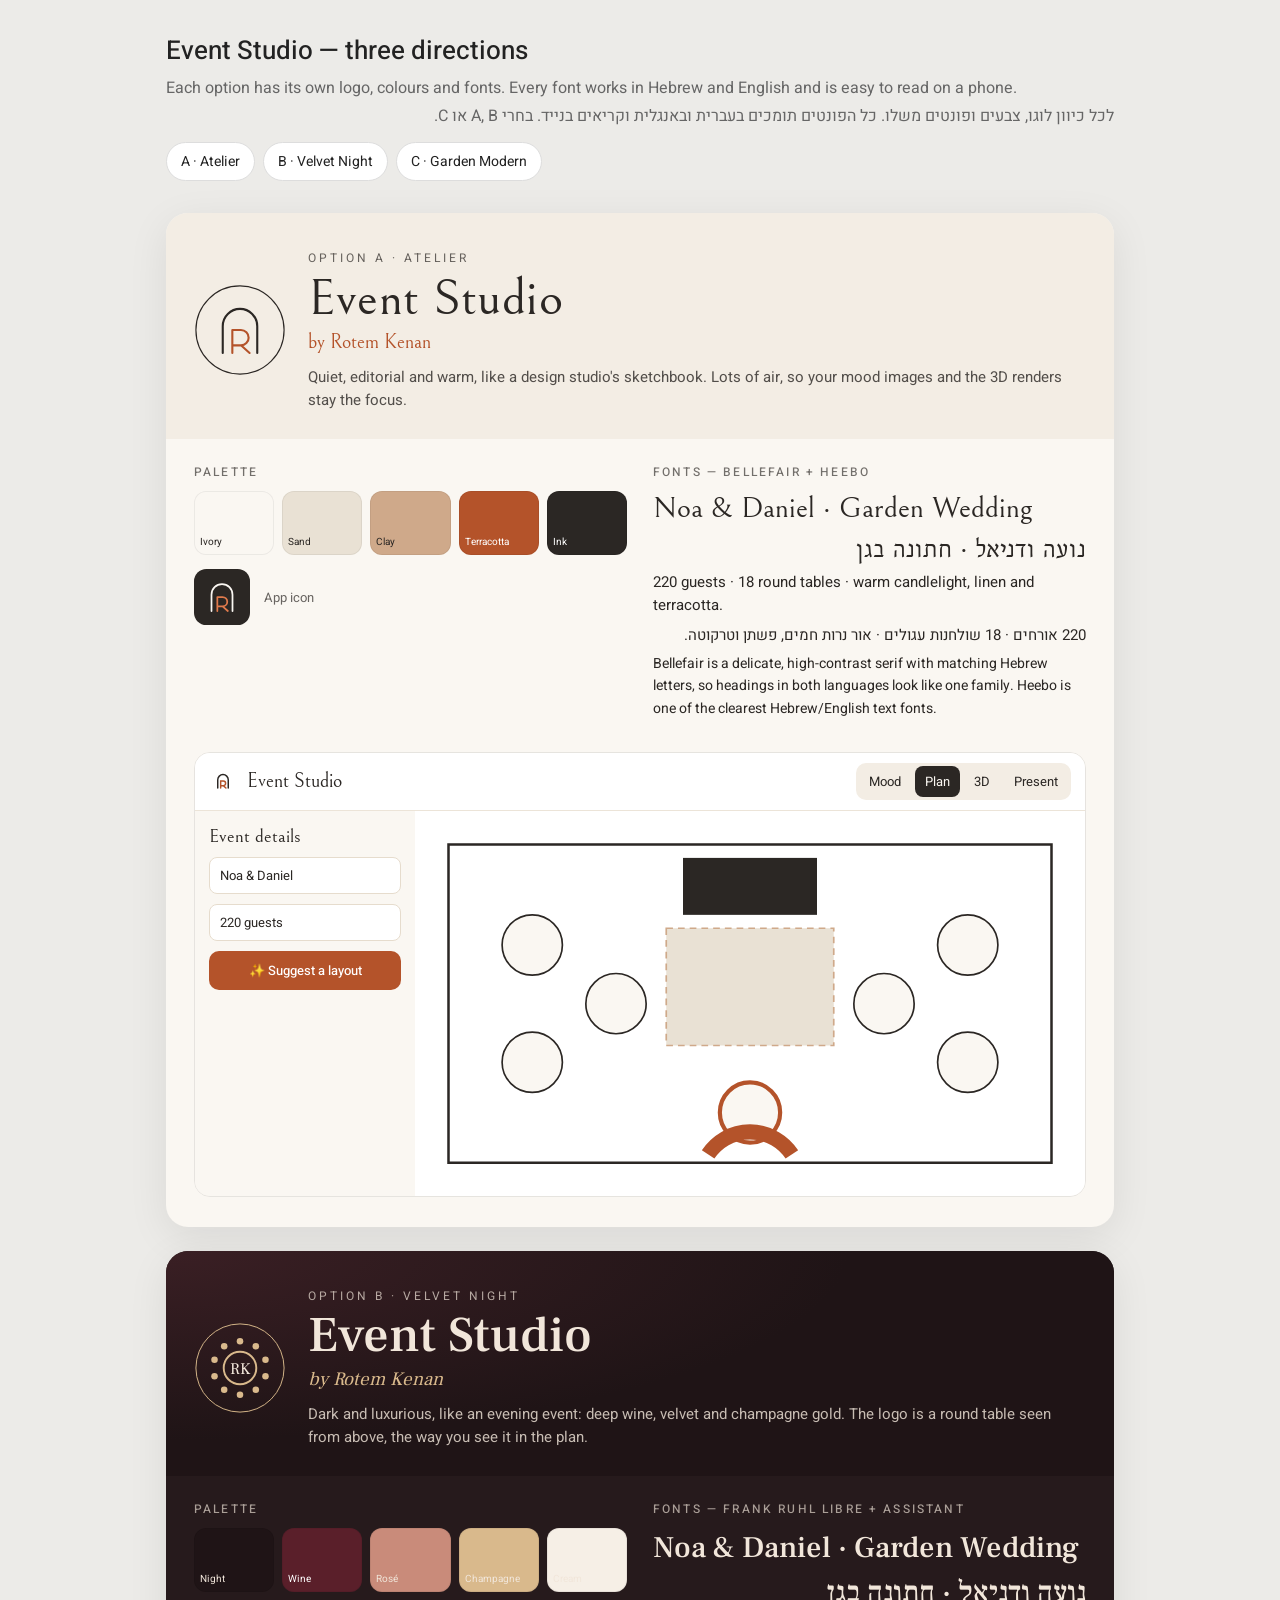
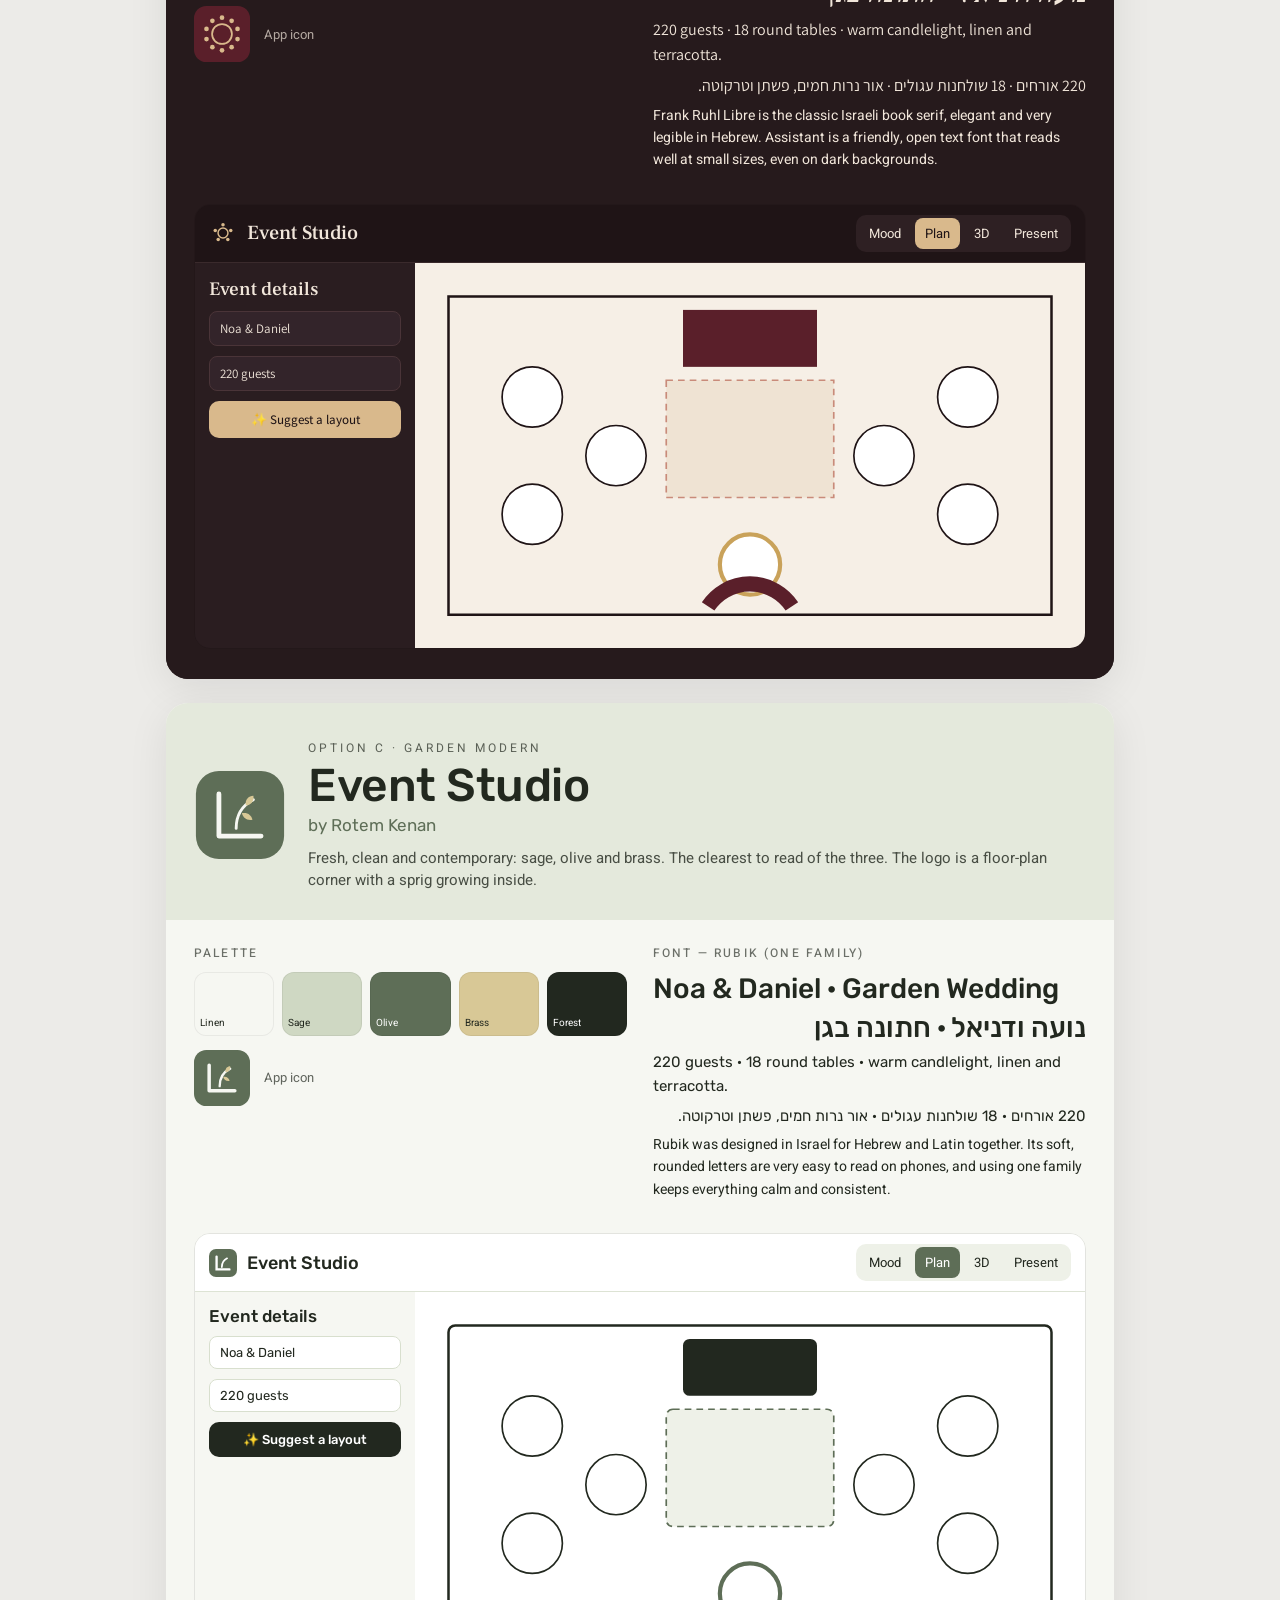
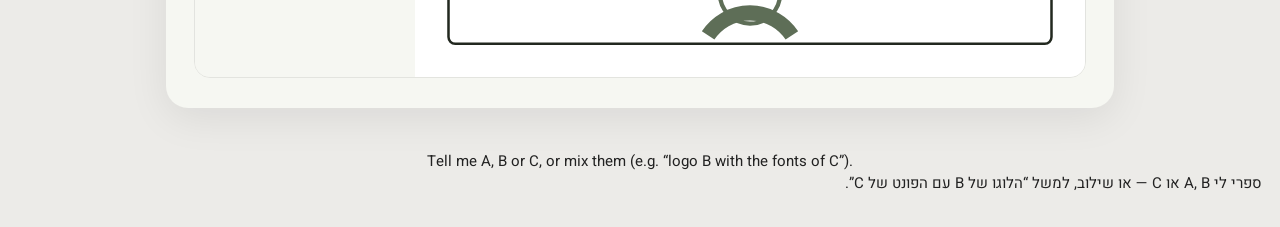
<file: design-options.html>
<!doctype html>
<html lang="en">
<head>
<meta charset="utf-8" />
<meta name="viewport" content="width=device-width, initial-scale=1" />
<title>Event Studio · Design options</title>
<link rel="preconnect" href="https://fonts.googleapis.com" />
<link href="https://fonts.googleapis.com/css2?family=Bellefair&family=Heebo:wght@300;400;500;700&family=Frank+Ruhl+Libre:wght@400;500;700&family=Assistant:wght@400;600;700&family=Rubik:wght@300;400;500;600&display=swap" rel="stylesheet" />
<style>
  * { box-sizing: border-box; }
  body { margin: 0; font-family: Heebo, system-ui, sans-serif; background: #ecebe8; color: #222; }
  .intro { max-width: 980px; margin: 0 auto; padding: 32px 16px 8px; }
  .intro h1 { font-weight: 500; font-size: 26px; margin: 0 0 6px; }
  .intro p { color: #666; margin: 0 0 4px; line-height: 1.5; }
  .jump { display: flex; gap: 8px; flex-wrap: wrap; margin-top: 14px; }
  .jump a { text-decoration: none; padding: 8px 14px; border-radius: 999px; background: #fff; color: #222; border: 1px solid #ddd; font-size: 14px; }
  .opt { max-width: 980px; margin: 24px auto; padding: 0 16px; }
  .card { border-radius: 22px; overflow: hidden; box-shadow: 0 10px 40px rgba(0,0,0,.08); }
  .hero { padding: 36px 28px 28px; display: grid; grid-template-columns: auto 1fr; gap: 22px; align-items: center; }
  .hero svg.mark { width: 92px; height: 92px; }
  .letter { font-size: 12px; letter-spacing: .25em; text-transform: uppercase; opacity: .7; margin: 0 0 6px; }
  .word { margin: 0; line-height: 1; }
  .by { margin: 6px 0 0; }
  .tag { margin: 12px 0 0; opacity: .8; font-size: 15px; line-height: 1.5; }
  .body { padding: 24px 28px 30px; display: grid; grid-template-columns: 1fr 1fr; gap: 26px; }
  h3 { margin: 0 0 10px; font-size: 12px; letter-spacing: .18em; text-transform: uppercase; opacity: .65; font-weight: 500; }
  .sw { display: grid; grid-template-columns: repeat(5, 1fr); gap: 8px; }
  .sw div { border-radius: 12px; height: 64px; display: flex; align-items: flex-end; padding: 6px; font-size: 10px; box-shadow: inset 0 0 0 1px rgba(0,0,0,.06); }
  .spec p { margin: 0 0 6px; }
  .he { direction: rtl; text-align: right; }
  .why { line-height: 1.6; font-size: 14px; margin: 0; }
  .icons { display: flex; gap: 14px; align-items: center; margin-top: 14px; }
  .icons svg { border-radius: 22%; }
  /* mini app preview */
  .mock { grid-column: 1 / -1; border-radius: 16px; overflow: hidden; border: 1px solid rgba(0,0,0,.08); }
  .mbar { display: flex; align-items: center; gap: 10px; padding: 10px 14px; flex-wrap: wrap; }
  .mbar .t { display: flex; gap: 4px; margin-inline-start: auto; padding: 3px; border-radius: 10px; }
  .mbar .t span { padding: 6px 10px; border-radius: 8px; font-size: 13px; }
  .mrow { display: grid; grid-template-columns: 220px 1fr; min-height: 230px; }
  .mside { padding: 14px; display: flex; flex-direction: column; gap: 10px; font-size: 13px; }
  .mside .f { border-radius: 8px; padding: 8px 10px; }
  .mside .btn { border-radius: 10px; padding: 10px; text-align: center; font-weight: 500; }
  .mplan { position: relative; }
  .mplan svg { width: 100%; height: 100%; display: block; }
  .pick { text-align: center; padding: 18px; font-size: 15px; }
  @media (max-width: 720px) {
    .hero { grid-template-columns: 1fr; text-align: start; }
    .body { grid-template-columns: 1fr; }
    .mrow { grid-template-columns: 1fr; }
    .mplan { height: 200px; }
  }

  /* ===== A · Atelier ===== */
  #a .card { background: #faf7f2; color: #2b2724; }
  #a .hero { background: #f3ede4; }
  #a .word { font-family: Bellefair, serif; font-size: 52px; font-weight: 400; letter-spacing: .01em; }
  #a .by { font-family: Bellefair, serif; font-size: 20px; color: #b4532a; }
  #a .h1s { font-family: Bellefair, serif; font-size: 30px; }
  #a .bodys { font-family: Heebo, sans-serif; font-size: 15px; font-weight: 400; line-height: 1.55; }
  #a .mbar { background: #fff; border-bottom: 1px solid #ece4d8; }
  #a .mbar .t { background: #f3ede4; }
  #a .mbar .t span.on { background: #2b2724; color: #faf7f2; }
  #a .mside { background: #faf7f2; font-family: Heebo; }
  #a .mside .f { background: #fff; border: 1px solid #e6dccd; }
  #a .mside .btn { background: #b4532a; color: #fff; }
  #a .mplan { background: #fff; }

  /* ===== B · Velvet Night ===== */
  #b .card { background: #1f1416; color: #f1e6da; }
  #b .hero { background: radial-gradient(120% 140% at 0% 0%, #3a1f24, #1f1416 60%); }
  #b .word { font-family: "Frank Ruhl Libre", serif; font-size: 50px; font-weight: 500; }
  #b .by { font-family: "Frank Ruhl Libre", serif; font-size: 19px; color: #d9b98c; font-style: italic; }
  #b .h1s { font-family: "Frank Ruhl Libre", serif; font-size: 30px; font-weight: 500; }
  #b .bodys { font-family: Assistant, sans-serif; font-size: 16px; line-height: 1.55; }
  #b .body { background: #261a1c; }
  #b .mbar { background: #1f1416; border-bottom: 1px solid #3a2a2c; color: #f1e6da; }
  #b .mbar .t { background: #2e2023; }
  #b .mbar .t span.on { background: #d9b98c; color: #1f1416; }
  #b .mside { background: #2a1d20; font-family: Assistant; color: #f1e6da; }
  #b .mside .f { background: #33242a; border: 1px solid #4a3438; }
  #b .mside .btn { background: #d9b98c; color: #1f1416; }
  #b .mplan { background: #f6efe6; }

  /* ===== C · Garden Modern ===== */
  #c .card { background: #f6f7f2; color: #22281f; }
  #c .hero { background: #e4e9dc; }
  #c .word { font-family: Rubik, sans-serif; font-size: 46px; font-weight: 500; letter-spacing: -.01em; }
  #c .by { font-family: Rubik, sans-serif; font-size: 17px; font-weight: 400; color: #5e6e57; }
  #c .h1s { font-family: Rubik, sans-serif; font-size: 28px; font-weight: 500; }
  #c .bodys { font-family: Rubik, sans-serif; font-size: 15px; font-weight: 400; line-height: 1.6; }
  #c .mbar { background: #fff; border-bottom: 1px solid #dde3d4; }
  #c .mbar .t { background: #eef1e8; }
  #c .mbar .t span.on { background: #5e6e57; color: #fff; }
  #c .mside { background: #f6f7f2; font-family: Rubik; }
  #c .mside .f { background: #fff; border: 1px solid #d8dfce; }
  #c .mside .btn { background: #22281f; color: #fff; }
  #c .mplan { background: #fff; }
</style>
</head>
<body>

<div class="intro">
  <h1>Event Studio — three directions</h1>
  <p>Each option has its own logo, colours and fonts. Every font works in Hebrew and English and is easy to read on a phone.</p>
  <p class="he">לכל כיוון לוגו, צבעים ופונטים משלו. כל הפונטים תומכים בעברית ובאנגלית וקריאים בנייד. בחרי A, B או C.</p>
  <div class="jump"><a href="#a">A · Atelier</a><a href="#b">B · Velvet Night</a><a href="#c">C · Garden Modern</a></div>
</div>

<!-- ================= A ================= -->
<section class="opt" id="a">
  <div class="card">
    <div class="hero">
      <!-- Logo A: a single continuous line drawing an arch that becomes an "R" — a doorway into the event -->
      <svg class="mark" viewBox="0 0 96 96" aria-hidden="true">
        <circle cx="48" cy="48" r="46" fill="none" stroke="#2b2724" stroke-width="1.2"/>
        <path d="M30 72 V44 a18 18 0 0 1 36 0 V72" fill="none" stroke="#2b2724" stroke-width="2.2" stroke-linecap="round"/>
        <path d="M40 72 V48 h9 a8 8 0 0 1 0 16 h-9 M49 64 L58 72" fill="none" stroke="#b4532a" stroke-width="2.2" stroke-linecap="round" stroke-linejoin="round"/>
      </svg>
      <div>
        <p class="letter">Option A · Atelier</p>
        <h2 class="word">Event Studio</h2>
        <p class="by">by Rotem Kenan</p>
        <p class="tag">Quiet, editorial and warm, like a design studio's sketchbook. Lots of air, so your mood images and the 3D renders stay the focus.</p>
      </div>
    </div>
    <div class="body">
      <div>
        <h3>Palette</h3>
        <div class="sw">
          <div style="background:#faf7f2">Ivory</div><div style="background:#e9e1d4">Sand</div><div style="background:#cfa98a">Clay</div><div style="background:#b4532a;color:#fff">Terracotta</div><div style="background:#2b2724;color:#fff">Ink</div>
        </div>
        <div class="icons">
          <svg width="56" height="56" viewBox="0 0 96 96"><rect width="96" height="96" fill="#2b2724"/><path d="M30 72 V44 a18 18 0 0 1 36 0 V72" fill="none" stroke="#faf7f2" stroke-width="3" stroke-linecap="round"/><path d="M40 72 V48 h9 a8 8 0 0 1 0 16 h-9 M49 64 L58 72" fill="none" stroke="#e07a4c" stroke-width="3" stroke-linecap="round" stroke-linejoin="round"/></svg>
          <span style="font-size:13px;opacity:.7">App icon</span>
        </div>
      </div>
      <div class="spec">
        <h3>Fonts — Bellefair + Heebo</h3>
        <p class="h1s">Noa &amp; Daniel · Garden Wedding</p>
        <p class="h1s he">נועה ודניאל · חתונה בגן</p>
        <p class="bodys">220 guests · 18 round tables · warm candlelight, linen and terracotta.</p>
        <p class="bodys he">220 אורחים · 18 שולחנות עגולים · אור נרות חמים, פשתן וטרקוטה.</p>
        <p class="why">Bellefair is a delicate, high-contrast serif with matching Hebrew letters, so headings in both languages look like one family. Heebo is one of the clearest Hebrew/English text fonts.</p>
      </div>
      <div class="mock">
        <div class="mbar"><svg width="28" height="28" viewBox="0 0 96 96"><path d="M30 72 V44 a18 18 0 0 1 36 0 V72" fill="none" stroke="#2b2724" stroke-width="5" stroke-linecap="round"/><path d="M40 72 V48 h9 a8 8 0 0 1 0 16 h-9 M49 64 L58 72" fill="none" stroke="#b4532a" stroke-width="5" stroke-linecap="round"/></svg><b style="font-family:Bellefair;font-size:20px;font-weight:400">Event Studio</b><div class="t"><span>Mood</span><span class="on">Plan</span><span>3D</span><span>Present</span></div></div>
        <div class="mrow">
          <div class="mside"><b style="font-family:Bellefair;font-size:19px;font-weight:400">Event details</b><div class="f">Noa &amp; Daniel</div><div class="f">220 guests</div><div class="btn">✨ Suggest a layout</div></div>
          <div class="mplan"><svg viewBox="0 0 400 230" preserveAspectRatio="xMidYMid slice"><rect x="20" y="20" width="360" height="190" fill="none" stroke="#2b2724" stroke-width="1.5"/><rect x="160" y="28" width="80" height="34" fill="#2b2724"/><rect x="150" y="70" width="100" height="70" fill="#e9e1d4" stroke="#cfa98a" stroke-dasharray="4 3"/><g fill="#faf7f2" stroke="#2b2724"><circle cx="70" cy="80" r="18"/><circle cx="70" cy="150" r="18"/><circle cx="120" cy="115" r="18"/><circle cx="330" cy="80" r="18"/><circle cx="330" cy="150" r="18"/><circle cx="280" cy="115" r="18"/><circle cx="200" cy="180" r="18" stroke="#b4532a" stroke-width="2.5"/></g><path d="M175 205 a30 30 0 0 1 50 0" fill="none" stroke="#b4532a" stroke-width="9"/></svg></div>
        </div>
      </div>
    </div>
  </div>
</section>

<!-- ================= B ================= -->
<section class="opt" id="b">
  <div class="card">
    <div class="hero">
      <!-- Logo B: a round table seen from above, ten chairs around it — the plan itself as a jewel / seal -->
      <svg class="mark" viewBox="0 0 96 96" aria-hidden="true">
        <circle cx="48" cy="48" r="46" fill="none" stroke="#d9b98c" stroke-width="1"/>
        <circle cx="48" cy="48" r="17" fill="none" stroke="#d9b98c" stroke-width="2"/>
        <g fill="#d9b98c">
          <circle cx="48" cy="20" r="3.4"/><circle cx="64.5" cy="25.4" r="3.4"/><circle cx="74.6" cy="39.3" r="3.4"/><circle cx="74.6" cy="56.7" r="3.4"/><circle cx="64.5" cy="70.6" r="3.4"/>
          <circle cx="48" cy="76" r="3.4"/><circle cx="31.5" cy="70.6" r="3.4"/><circle cx="21.4" cy="56.7" r="3.4"/><circle cx="21.4" cy="39.3" r="3.4"/><circle cx="31.5" cy="25.4" r="3.4"/>
        </g>
        <text x="48" y="54" text-anchor="middle" font-family="Frank Ruhl Libre, serif" font-size="17" fill="#f1e6da">RK</text>
      </svg>
      <div>
        <p class="letter">Option B · Velvet Night</p>
        <h2 class="word">Event Studio</h2>
        <p class="by">by Rotem Kenan</p>
        <p class="tag">Dark and luxurious, like an evening event: deep wine, velvet and champagne gold. The logo is a round table seen from above, the way you see it in the plan.</p>
      </div>
    </div>
    <div class="body">
      <div>
        <h3>Palette</h3>
        <div class="sw">
          <div style="background:#1f1416;color:#f1e6da">Night</div><div style="background:#5a1f2a;color:#fff">Wine</div><div style="background:#c98b7a">Rosé</div><div style="background:#d9b98c">Champagne</div><div style="background:#f6efe6">Cream</div>
        </div>
        <div class="icons">
          <svg width="56" height="56" viewBox="0 0 96 96"><rect width="96" height="96" fill="#5a1f2a"/><circle cx="48" cy="48" r="17" fill="none" stroke="#d9b98c" stroke-width="3"/><g fill="#d9b98c"><circle cx="48" cy="20" r="4"/><circle cx="64.5" cy="25.4" r="4"/><circle cx="74.6" cy="39.3" r="4"/><circle cx="74.6" cy="56.7" r="4"/><circle cx="64.5" cy="70.6" r="4"/><circle cx="48" cy="76" r="4"/><circle cx="31.5" cy="70.6" r="4"/><circle cx="21.4" cy="56.7" r="4"/><circle cx="21.4" cy="39.3" r="4"/><circle cx="31.5" cy="25.4" r="4"/></g></svg>
          <span style="font-size:13px;opacity:.7">App icon</span>
        </div>
      </div>
      <div class="spec">
        <h3>Fonts — Frank Ruhl Libre + Assistant</h3>
        <p class="h1s">Noa &amp; Daniel · Garden Wedding</p>
        <p class="h1s he">נועה ודניאל · חתונה בגן</p>
        <p class="bodys">220 guests · 18 round tables · warm candlelight, linen and terracotta.</p>
        <p class="bodys he">220 אורחים · 18 שולחנות עגולים · אור נרות חמים, פשתן וטרקוטה.</p>
        <p class="why">Frank Ruhl Libre is the classic Israeli book serif, elegant and very legible in Hebrew. Assistant is a friendly, open text font that reads well at small sizes, even on dark backgrounds.</p>
      </div>
      <div class="mock">
        <div class="mbar"><svg width="28" height="28" viewBox="0 0 96 96"><circle cx="48" cy="48" r="17" fill="none" stroke="#d9b98c" stroke-width="5"/><g fill="#d9b98c"><circle cx="48" cy="20" r="6"/><circle cx="74.6" cy="39.3" r="6"/><circle cx="64.5" cy="70.6" r="6"/><circle cx="31.5" cy="70.6" r="6"/><circle cx="21.4" cy="39.3" r="6"/></g></svg><b style="font-family:'Frank Ruhl Libre';font-size:20px;font-weight:500">Event Studio</b><div class="t"><span>Mood</span><span class="on">Plan</span><span>3D</span><span>Present</span></div></div>
        <div class="mrow">
          <div class="mside"><b style="font-family:'Frank Ruhl Libre';font-size:19px;font-weight:500">Event details</b><div class="f">Noa &amp; Daniel</div><div class="f">220 guests</div><div class="btn">✨ Suggest a layout</div></div>
          <div class="mplan"><svg viewBox="0 0 400 230" preserveAspectRatio="xMidYMid slice"><rect x="20" y="20" width="360" height="190" fill="none" stroke="#1f1416" stroke-width="1.5"/><rect x="160" y="28" width="80" height="34" fill="#5a1f2a"/><rect x="150" y="70" width="100" height="70" fill="#efe3d3" stroke="#c98b7a" stroke-dasharray="4 3"/><g fill="#fff" stroke="#1f1416"><circle cx="70" cy="80" r="18"/><circle cx="70" cy="150" r="18"/><circle cx="120" cy="115" r="18"/><circle cx="330" cy="80" r="18"/><circle cx="330" cy="150" r="18"/><circle cx="280" cy="115" r="18"/><circle cx="200" cy="180" r="18" stroke="#c9a25a" stroke-width="2.5"/></g><path d="M175 205 a30 30 0 0 1 50 0" fill="none" stroke="#5a1f2a" stroke-width="9"/></svg></div>
        </div>
      </div>
    </div>
  </div>
</section>

<!-- ================= C ================= -->
<section class="opt" id="c">
  <div class="card">
    <div class="hero">
      <!-- Logo C: a floor-plan corner (two walls) with a sprig growing inside — designing a space that feels alive -->
      <svg class="mark" viewBox="0 0 96 96" aria-hidden="true">
        <rect x="2" y="2" width="92" height="92" rx="24" fill="#5e6e57"/>
        <path d="M26 26 V70 H70" fill="none" stroke="#f6f7f2" stroke-width="5" stroke-linecap="round" stroke-linejoin="round"/>
        <path d="M44 62 C44 48 50 38 62 32" fill="none" stroke="#f6f7f2" stroke-width="3" stroke-linecap="round"/>
        <path d="M50 46 c6 -1 10 2 11 7 c-6 1 -10 -2 -11 -7z" fill="#d8c896"/>
        <path d="M54 38 c-1 -6 3 -10 8 -10 c1 6 -3 10 -8 10z" fill="#d8c896"/>
      </svg>
      <div>
        <p class="letter">Option C · Garden Modern</p>
        <h2 class="word">Event Studio</h2>
        <p class="by">by Rotem Kenan</p>
        <p class="tag">Fresh, clean and contemporary: sage, olive and brass. The clearest to read of the three. The logo is a floor-plan corner with a sprig growing inside.</p>
      </div>
    </div>
    <div class="body">
      <div>
        <h3>Palette</h3>
        <div class="sw">
          <div style="background:#f6f7f2">Linen</div><div style="background:#cfd8c3">Sage</div><div style="background:#5e6e57;color:#fff">Olive</div><div style="background:#d8c896">Brass</div><div style="background:#22281f;color:#fff">Forest</div>
        </div>
        <div class="icons">
          <svg width="56" height="56" viewBox="0 0 96 96"><rect width="96" height="96" fill="#5e6e57"/><path d="M26 26 V70 H70" fill="none" stroke="#f6f7f2" stroke-width="6" stroke-linecap="round" stroke-linejoin="round"/><path d="M44 62 C44 48 50 38 62 32" fill="none" stroke="#f6f7f2" stroke-width="4" stroke-linecap="round"/><path d="M50 46 c6 -1 10 2 11 7 c-6 1 -10 -2 -11 -7z" fill="#d8c896"/><path d="M54 38 c-1 -6 3 -10 8 -10 c1 6 -3 10 -8 10z" fill="#d8c896"/></svg>
          <span style="font-size:13px;opacity:.7">App icon</span>
        </div>
      </div>
      <div class="spec">
        <h3>Font — Rubik (one family)</h3>
        <p class="h1s">Noa &amp; Daniel · Garden Wedding</p>
        <p class="h1s he">נועה ודניאל · חתונה בגן</p>
        <p class="bodys">220 guests · 18 round tables · warm candlelight, linen and terracotta.</p>
        <p class="bodys he">220 אורחים · 18 שולחנות עגולים · אור נרות חמים, פשתן וטרקוטה.</p>
        <p class="why">Rubik was designed in Israel for Hebrew and Latin together. Its soft, rounded letters are very easy to read on phones, and using one family keeps everything calm and consistent.</p>
      </div>
      <div class="mock">
        <div class="mbar"><svg width="28" height="28" viewBox="0 0 96 96"><rect width="96" height="96" rx="24" fill="#5e6e57"/><path d="M26 26 V70 H70" fill="none" stroke="#fff" stroke-width="8" stroke-linecap="round"/><path d="M44 62 C44 48 50 38 62 32" fill="none" stroke="#fff" stroke-width="6" stroke-linecap="round"/></svg><b style="font-family:Rubik;font-size:18px;font-weight:500">Event Studio</b><div class="t"><span>Mood</span><span class="on">Plan</span><span>3D</span><span>Present</span></div></div>
        <div class="mrow">
          <div class="mside"><b style="font-family:Rubik;font-size:17px;font-weight:500">Event details</b><div class="f">Noa &amp; Daniel</div><div class="f">220 guests</div><div class="btn">✨ Suggest a layout</div></div>
          <div class="mplan"><svg viewBox="0 0 400 230" preserveAspectRatio="xMidYMid slice"><rect x="20" y="20" width="360" height="190" rx="4" fill="none" stroke="#22281f" stroke-width="1.5"/><rect x="160" y="28" width="80" height="34" rx="4" fill="#22281f"/><rect x="150" y="70" width="100" height="70" rx="4" fill="#eef1e8" stroke="#5e6e57" stroke-dasharray="4 3"/><g fill="#fff" stroke="#22281f"><circle cx="70" cy="80" r="18"/><circle cx="70" cy="150" r="18"/><circle cx="120" cy="115" r="18"/><circle cx="330" cy="80" r="18"/><circle cx="330" cy="150" r="18"/><circle cx="280" cy="115" r="18"/><circle cx="200" cy="180" r="18" stroke="#5e6e57" stroke-width="2.5"/></g><path d="M175 205 a30 30 0 0 1 50 0" fill="none" stroke="#5e6e57" stroke-width="9"/></svg></div>
        </div>
      </div>
    </div>
  </div>
</section>

<p class="pick">Tell me A, B or C, or mix them (e.g. “logo B with the fonts of C”).<br><span class="he" style="display:block">ספרי לי A, B או C — או שילוב, למשל “הלוגו של B עם הפונט של C”.</span></p>
</body>
</html>
</file>
